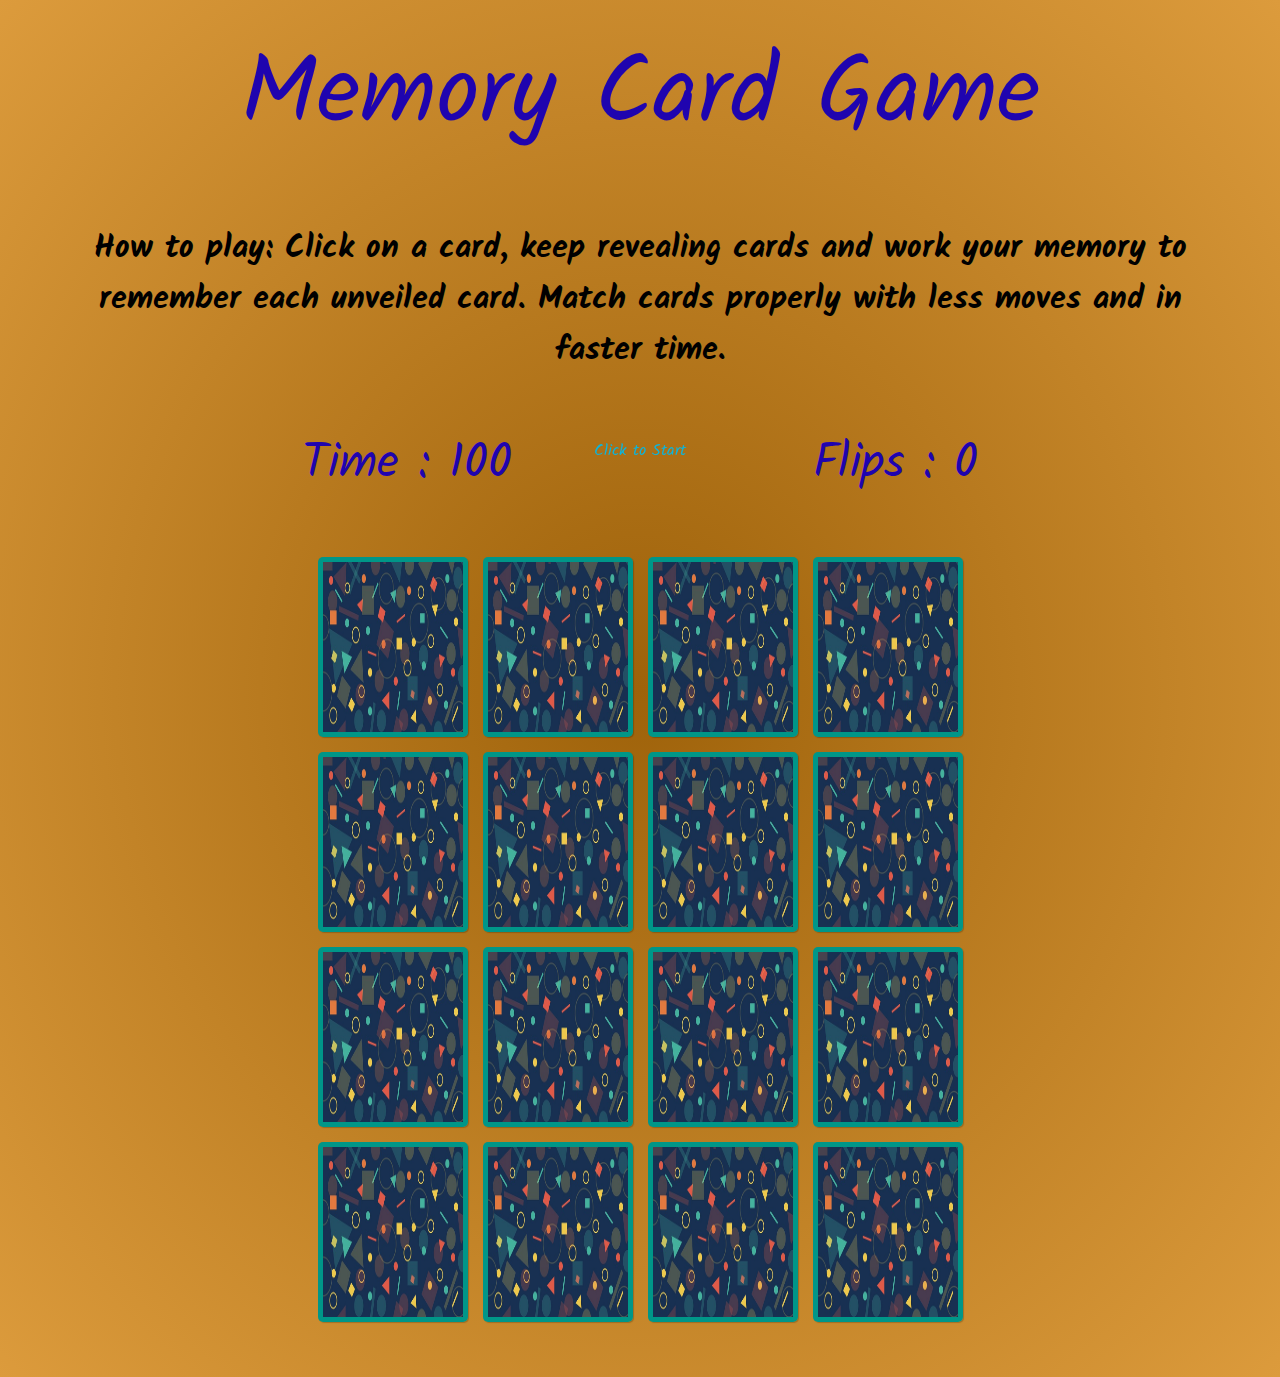
<file: index.html>
<!DOCTYPE html>
<html lang="en">
<head>
    <meta charset="UTF-8">
    <meta name="viewport" content="width=device-width, initial-scale=1.0">
    <meta http-equiv="X-UA-Compatible" content="ie=edge">
    <link rel="stylesheet" href="css/style.css" type="text/css" />

    <title>Memory Card Game</title>
</head>
<body>
    <h1 class="title">Memory Card Game</h1>
    <h4 class="sub-title">How to play: Click on a card, keep revealing cards and work your memory to remember each unveiled card.
Match cards properly with less moves and in faster time. </h4>
    
    <div class="text-game visible  ">Click to Start</div>
    <div class="text-game" id="game-over-text">Game Over
    <span class="text-game-restart">Click to Restart</span>
    </div>
    <div class ="text-game" id="victory-text">Congratulations you are a winner!
    <span class="text-game-restart">Click to Restart</span>
    </div>
    
    <div class="game-info-container">
      <div class="game-info">
        Time : <span id="time-remaining">100</span>
      </div>
      <div class="game-info">
        Flips : <span id="flips">0</span>
      </div>
    </div>
  
  <section class="memory-game-container">
      <div class="memory-card" data-card="jelly1">
          <img class="card-front" src="assets/images/jelly1.jpg" alt="jelly-fish"/>
          <img class="card-back"  src="assets/images/background1.jpg" alt="pattern" />
      </div>
      <div class="memory-card" data-card="jelly1">
          <img class="card-front" src="assets/images/jelly1.jpg" alt="jelly-fish"/>
          <img class="card-back"  src="assets/images/background1.jpg" alt="pattern" />
      </div>
      <div class="memory-card" data-card="jelly2">
          <img class="card-front" src="assets/images/jelly2.jpg" alt="jelly-fish"/>
          <img class="card-back"  src="assets/images/background1.jpg" alt="pattern" />
      </div>
      <div class="memory-card" data-card="jelly2">
          <img class="card-front" src="assets/images/jelly2.jpg" alt="jelly-fish"/>
          <img class="card-back"  src="assets/images/background1.jpg" alt="pattern" />
      </div>
      <div class="memory-card" data-card="jelly3">
          <img class="card-front" src="assets/images/jelly3.jpg" alt="jelly-fish"/>
          <img class="card-back"  src="assets/images/background1.jpg" alt="pattern" />
      </div>
      <div class="memory-card" data-card="jelly3">
          <img class="card-front" src="assets/images/jelly3.jpg" alt="jelly-fish"/>
          <img class="card-back"  src="assets/images/background1.jpg" alt="pattern" />
      </div>
      <div class="memory-card" data-card="jelly4">
          <img class="card-front" src="assets/images/jelly4.jpg" alt="jelly-fish"/>
          <img class="card-back"  src="assets/images/background1.jpg" alt="pattern" />
      </div>
      <div class="memory-card" data-card="jelly4">
          <img class="card-front" src="assets/images/jelly4.jpg" alt="jelly-fish"/>
          <img class="card-back"  src="assets/images/background1.jpg" alt="pattern" />
      </div>
      <div class="memory-card" data-card="jelly5">
          <img class="card-front" src="assets/images/jelly5.jpg" alt="jelly-fish"/>
          <img class="card-back"  src="assets/images/background1.jpg" alt="pattern" />
      </div>
      <div class="memory-card" data-card="jelly5">
          <img class="card-front" src="assets/images/jelly5.jpg" alt="jelly-fish"/>
          <img class="card-back"  src="assets/images/background1.jpg" alt="pattern" />
      </div>
      <div class="memory-card" data-card="jelly6">
          <img class="card-front" src="assets/images/jelly6.jpg" alt="jelly-fish"/>
          <img class="card-back"  src="assets/images/background1.jpg" alt="pattern" />
      </div>
      <div class="memory-card" data-card="jelly6">
          <img class="card-front" src="assets/images/jelly6.jpg" alt="jelly-fish"/>
          <img class="card-back"  src="assets/images/background1.jpg" alt="pattern" />
      </div>
      <div class="memory-card" data-card="jelly7">
          <img class="card-front" src="assets/images/jelly7.jpg" alt="jelly-fish"/>
          <img class="card-back "  src="assets/images/background1.jpg" alt="pattern" />
      </div>
       <div class="memory-card" data-card="jelly7">
          <img class="card-front" src="assets/images/jelly7.jpg" alt="jelly-fish"/>
          <img class="card-back"  src="assets/images/background1.jpg" alt="pattern" />
      </div>
      <div class="memory-card" data-card="jelly8">
          <img class="card-front" src="assets/images/jelly8.jpg" alt="jelly-fish"/>
          <img class="card-back"  src="assets/images/background1.jpg" alt="pattern" />
      </div>
      <div class="memory-card" data-card="jelly8">
          <img class="card-front" src="assets/images/jelly8.jpg" alt="jelly-fish"/>
          <img class="card-back"  src="assets/images/background1.jpg" alt="pattern" />
      </div>
      
  </section>
  
  <script type="text/javascript" src="script2.js"></script> 
</body>
</html>
</file>
<file: css/style.css>
@import url('https://fonts.googleapis.com/css?family=Kalam&display=swap');


* {
    padding: 0;
    margin: 0;
    box-sizing: border-box;
}

html {
   min-height: 100vh;
    display: flex;
    background:radial-gradient(#9e620a, #dc9b3c);
}

body{
    margin:auto;
    justify-content:center;
}

/* title and game info container */

.title {
    font-family:"Kalam", sans-serif;
    font-size: 6em;
    text-align: center;
    font-weight: normal;
    color:#1f04af;
    margin:20px;
}

.sub-title{
    font-family:"Kalam", sans-serif;
    font-size:2em;
    text-align: center;
    color:black;
    margin:50px;
}

.game-info-container {
    grid-column: 1/-1;
    justify-content:space-evenly;
    display: flex;
    margin-bottom:10px;
}

.game-info {
    font-family: "Kalam", sans-serif;
    font-size:3em;
    color:#1f04af;
}

/* styles for the memory game container and cards */


.memory-game-container {
 display:grid;
  grid-template-columns: repeat(4, auto);
  grid-gap: 5px;
  margin: 50px;
  justify-content: center;
  perspective: 1000px;
}

.memory-card {
  width: 150px;
  height: 180px;
  margin: 5px;
  position: relative;
  transform: scale(1);
  transform-style: preserve-3d;
  transition: transform .5s;
  border-radius:5px;
  box-shadow: 1px 1px 1px rgba(0,0,0,.2);
}

.memory-card:active {
  transform: scale(0.96);
  transition: transform .3s ease-in;
}

.memory-card.flip {
  transform: rotateY(180deg);
}

.card-front,
.card-back {
  width: 100%;
  height: 100%;
  padding: 5px;
  position: absolute;
  border-radius: 5px;
  background: #009688;;
  backface-visibility: hidden;
}

.card-front {
  transform: rotateY(180deg);
}


/* game text for start, victory and game over */

.text-game {
    font-family: "Kalam", sans-serif;
    color:#0cb5dc;
    position:fixed;
    top:0;
    bottom:0;
    right:0;
    left:0;
    align-items:center;
    justify-content:center;
    z-index: 100;
    display:none;
}

.text-game-restart {
    font-size:1em;
}

.text-game.visible {
    display:flex;
    flex-direction:column;
    animation:text-grow 500ms forwards;
}

@keyframes text-grow {
    from {
    background-color: rgba(0, 0, 0, 0);
    font-size: 0;
  }
  to {
    background-color: rgba(0, 0, 0, .8);
    font-size: 7em;
  }
}


/*media queries game info and memory game containers */

@media (max-width: 600px){
.memory-game-container {
     grid-template-columns: repeat(2, auto);
}
.game-info-container {
    flex-direction: column;
    align-items: center;
  }
}
</file>
